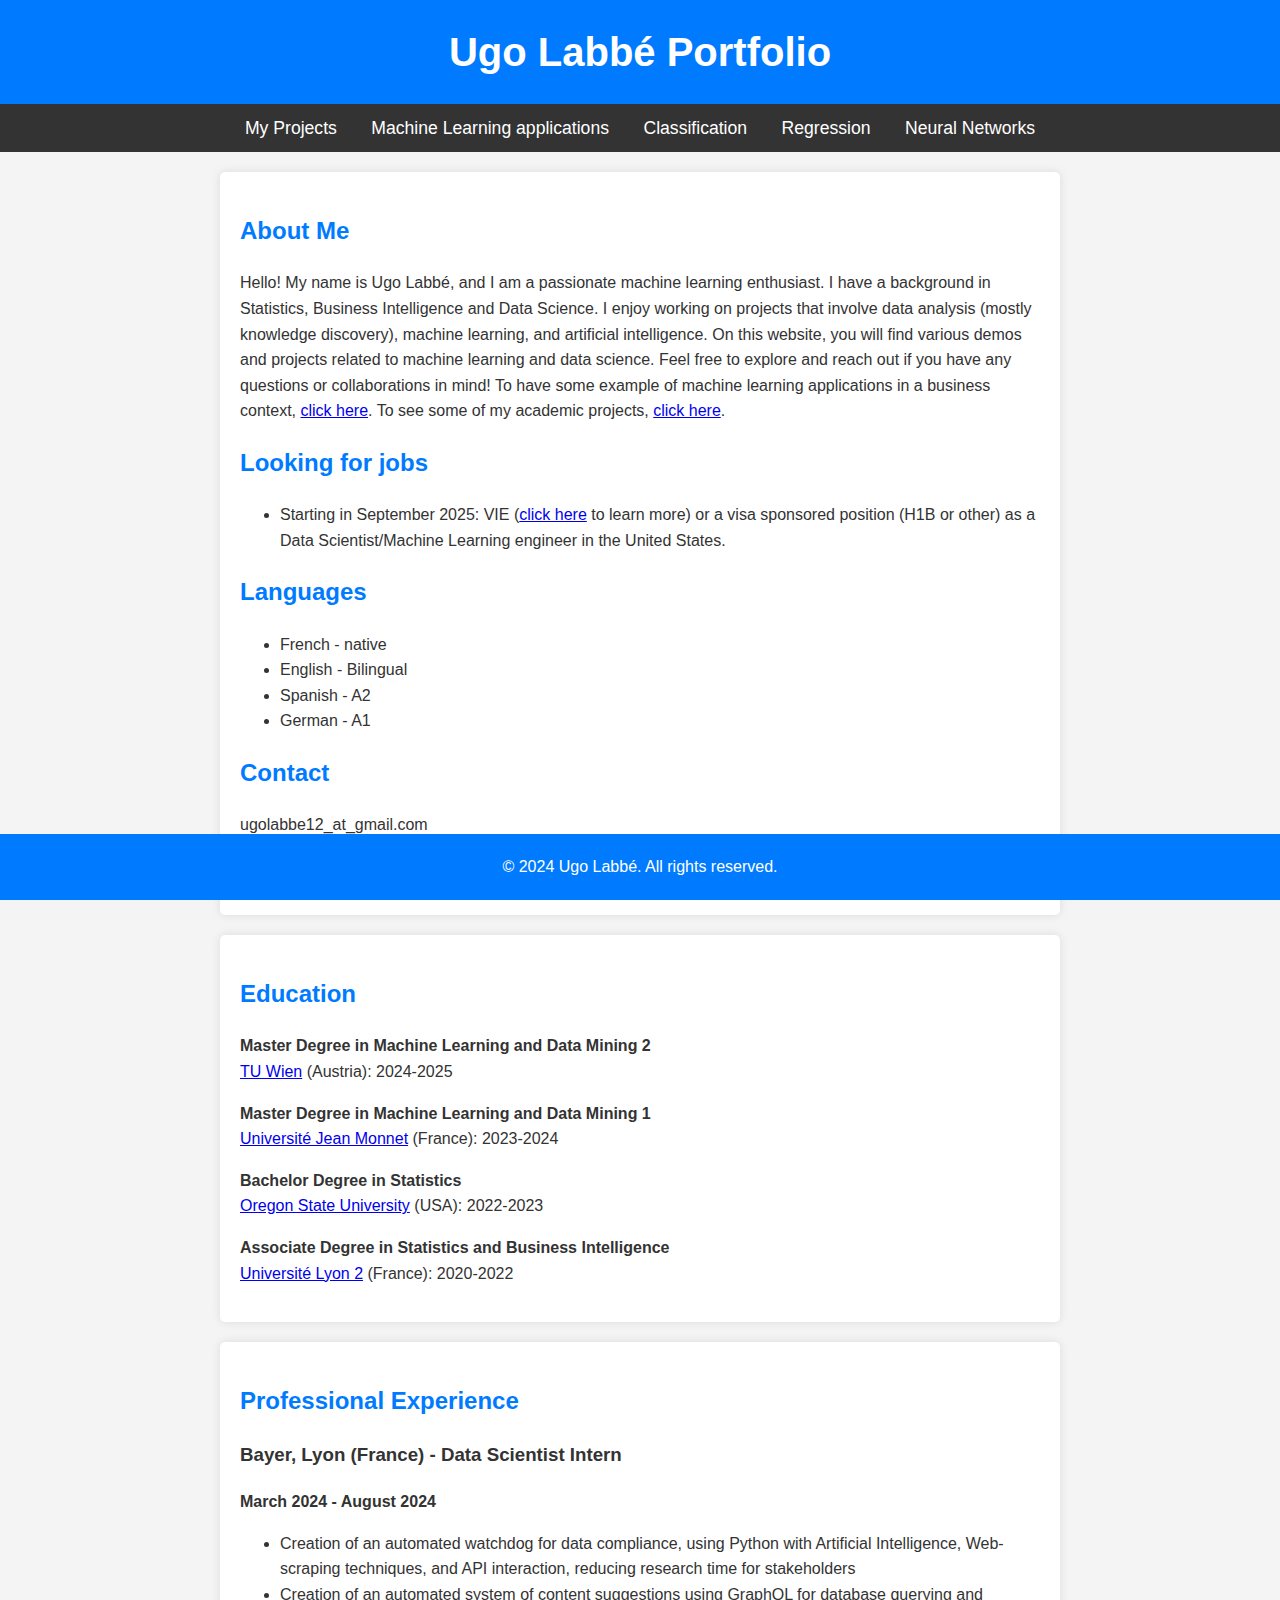
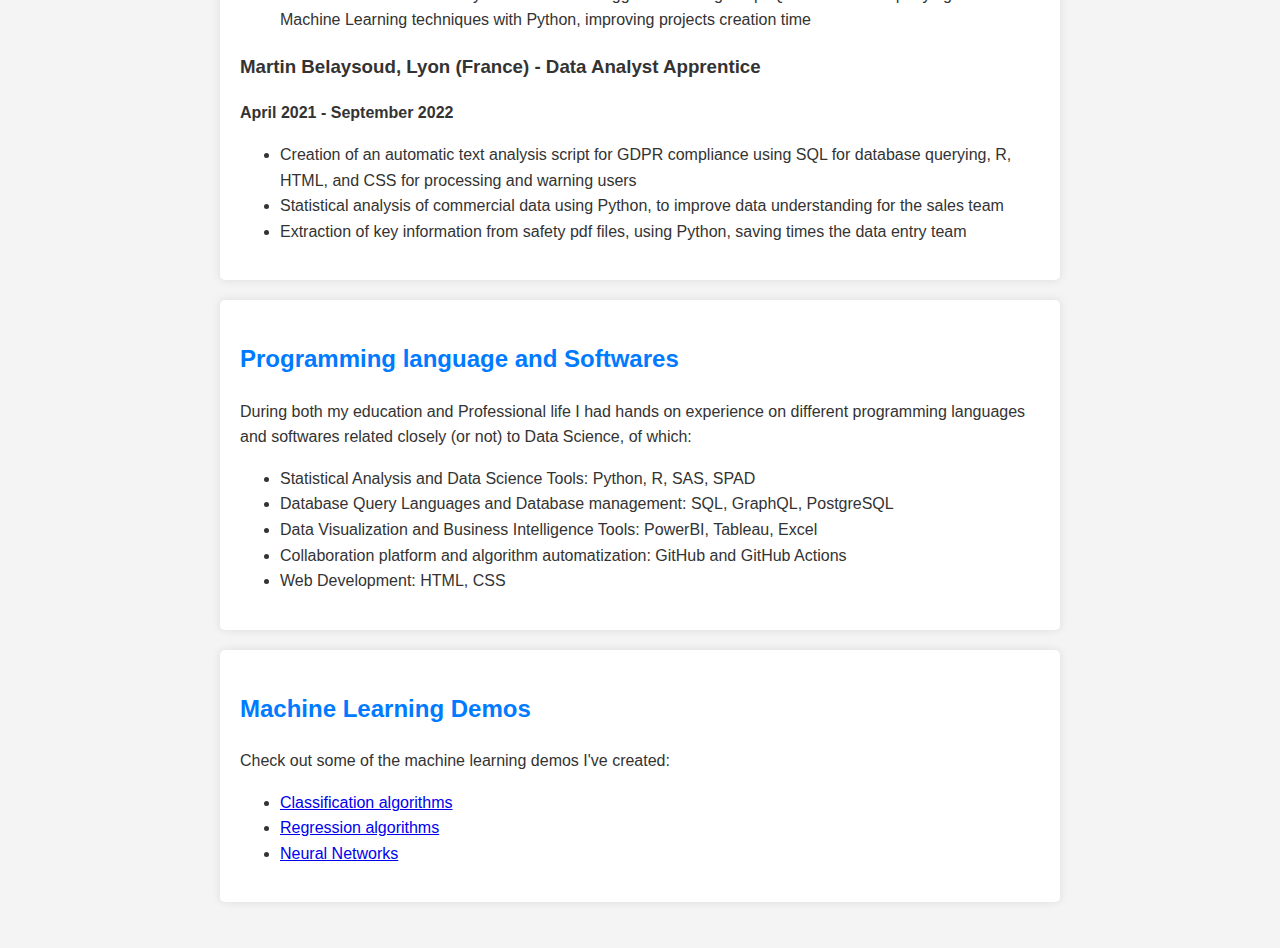
<file: index.html>
<!DOCTYPE html>
<html lang="en">
<head>
    <meta charset="UTF-8">
    <meta name="viewport" content="width=device-width, initial-scale=1.0">
    <title>Ugo Labbé Portfolio</title>
    <style>
        body {
            font-family: 'Arial', sans-serif;
            line-height: 1.6;
            margin: 0;
            padding: 0;
            background-color: #f4f4f4;
            color: #333;
        }
        header {
            background: #007BFF;
            color: #fff;
            padding: 20px 0;
            text-align: center;
        }
        header h1 {
            margin: 0;
            font-size: 2.5em;
        }
        nav {
            background: #333;
            color: #fff;
            padding: 10px 0;
            text-align: center;
        }
        nav a {
            color: #fff;
            margin: 0 15px;
            text-decoration: none;
            font-size: 1.1em;
        }
        nav a:hover {
            text-decoration: underline;
        }
        section {
            max-width: 800px;
            margin: 20px auto;
            padding: 20px;
            background: #fff;
            border-radius: 5px;
            box-shadow: 0 0 10px rgba(0,0,0,0.1);
        }
        h2 {
            color: #007BFF;
        }
        footer {
            text-align: center;
            padding: 20px 0;
            background: #007BFF;
            color: #fff;
            position: fixed;
            width: 100%;
            bottom: 0;
        }
    </style>
</head>
<body>

<header>
    <h1>Ugo Labbé Portfolio</h1>
</header>

<nav>
    <a href="projects.html">My Projects</a>
    <a href="machine_learning_applications.html">Machine Learning applications</a>
    <a href="classification.html">Classification</a>
    <a href="regression.html">Regression</a>
    <a href="neural_networks.html">Neural Networks</a>
    
</nav>

<section id="about">
    <h2>About Me</h2>
    <p>
        Hello! My name is Ugo Labbé, and I am a passionate machine learning enthusiast. I have a background in Statistics, Business Intelligence and Data Science. 
        I enjoy working on projects that involve data analysis (mostly knowledge discovery), machine learning, and artificial intelligence. On this website, you will find various demos and projects related to machine learning and data science. 
        Feel free to explore and reach out if you have any questions or collaborations in mind! To have some example of machine learning applications in a business context, <a href="machine_learning_applications.html">click here</a>. 
        To see some of my academic projects, <a href="projects.html">click here</a>. 
    </p>
    <h2>Looking for jobs</h2>
    <ul>
        <li>Starting in September 2025: VIE (<a href="https://mon-vie-via.businessfrance.fr/qu-est-ce-que-le-volontariat-international">click here</a> to learn more) or a visa sponsored position (H1B or other) as a Data Scientist/Machine Learning engineer in the United States.</li>
    </ul>
    <h2>Languages</h2>
    <ul>
        <li>French - native</li>
        <li>English - Bilingual</li>
        <li>Spanish - A2</li>
        <li>German - A1</li>
    </ul>
    <h2>Contact</h2>
    <p>
        ugolabbe12_at_gmail.com
    </p>
    <p>
        <a target="_blank" href="https://www.linkedin.com/in/ugo-labb%C3%A9-03aa341b8/">My LinkedIn</a>
    </p>
</section>
    
<section id="education">
    <h2>Education</h2>
    <p>
        <strong>Master Degree in Machine Learning and Data Mining 2</strong><br>
        <a target="_blank" href="https://www.tuwien.at/">TU Wien</a> (Austria): 2024-2025
    </p>
    <p>
        <strong>Master Degree in Machine Learning and Data Mining 1</strong><br>
        <a target="_blank" href="https://www.univ-st-etienne.fr/fr/index.html">Université Jean Monnet</a> (France): 2023-2024
    </p>
    <p>
        <strong>Bachelor Degree in Statistics</strong><br>
        <a target="_blank" href="https://oregonstate.edu/">Oregon State University</a> (USA): 2022-2023
    </p>
    <p>
        <strong>Associate Degree in Statistics and Business Intelligence</strong><br>
        <a target="_blank" href="https://iut.univ-lyon2.fr/">Université Lyon 2</a> (France): 2020-2022
    </p>
</section>
    
<section id="experience">
    <h2>Professional Experience</h2>
    <h3>Bayer, Lyon (France) - Data Scientist Intern</h3>
    <p><strong>March 2024 - August 2024</strong></p>
    <ul>
        <li>Creation of an automated watchdog for data compliance, using Python with Artificial Intelligence, Web-scraping techniques, and API interaction, reducing research time for stakeholders</li>
        <li>Creation of an automated system of content suggestions using GraphQL for database querying and Machine Learning techniques with Python, improving projects creation time</li>
    </ul>

    <h3>Martin Belaysoud, Lyon (France) - Data Analyst Apprentice</h3>
    <p><strong>April 2021 - September 2022</strong></p>
    <ul>
        <li>Creation of an automatic text analysis script for GDPR compliance using SQL for database querying, R, HTML, and CSS for processing and warning users</li>
        <li>Statistical analysis of commercial data using Python, to improve data understanding for the sales team</li>
        <li>Extraction of key information from safety pdf files, using Python, saving times the data entry team</li>
    </ul>
</section>
<section>
    <h2>Programming language and Softwares</h2>
    <p>During both my education and Professional life I had hands on experience on different programming languages and softwares related closely (or not) to Data Science, of which:</p>
    <ul>
        <li>Statistical Analysis and Data Science Tools: Python, R, SAS, SPAD</li>
        <li>Database Query Languages and Database management: SQL, GraphQL, PostgreSQL</li>
        <li>Data Visualization and Business Intelligence Tools: PowerBI, Tableau, Excel</li>
        <li>Collaboration platform and algorithm automatization: GitHub and GitHub Actions</li>
        <li>Web Development: HTML, CSS</li>
    </ul>
</section>

<section>
    <h2>Machine Learning Demos</h2>
    <p>Check out some of the machine learning demos I've created:</p>
    <ul>
        <li><a href="classification.html">Classification algorithms</a></li>
        <li><a href="regression.html">Regression algorithms</a></li>
        <li><a href="neural_networks.html">Neural Networks</a></li>
        <!-- Add more links here as you create new pages -->
    </ul>
</section>
<br>
<footer>
    &copy; 2024 Ugo Labbé. All rights reserved.
</footer>

</body>
</html>
</file>
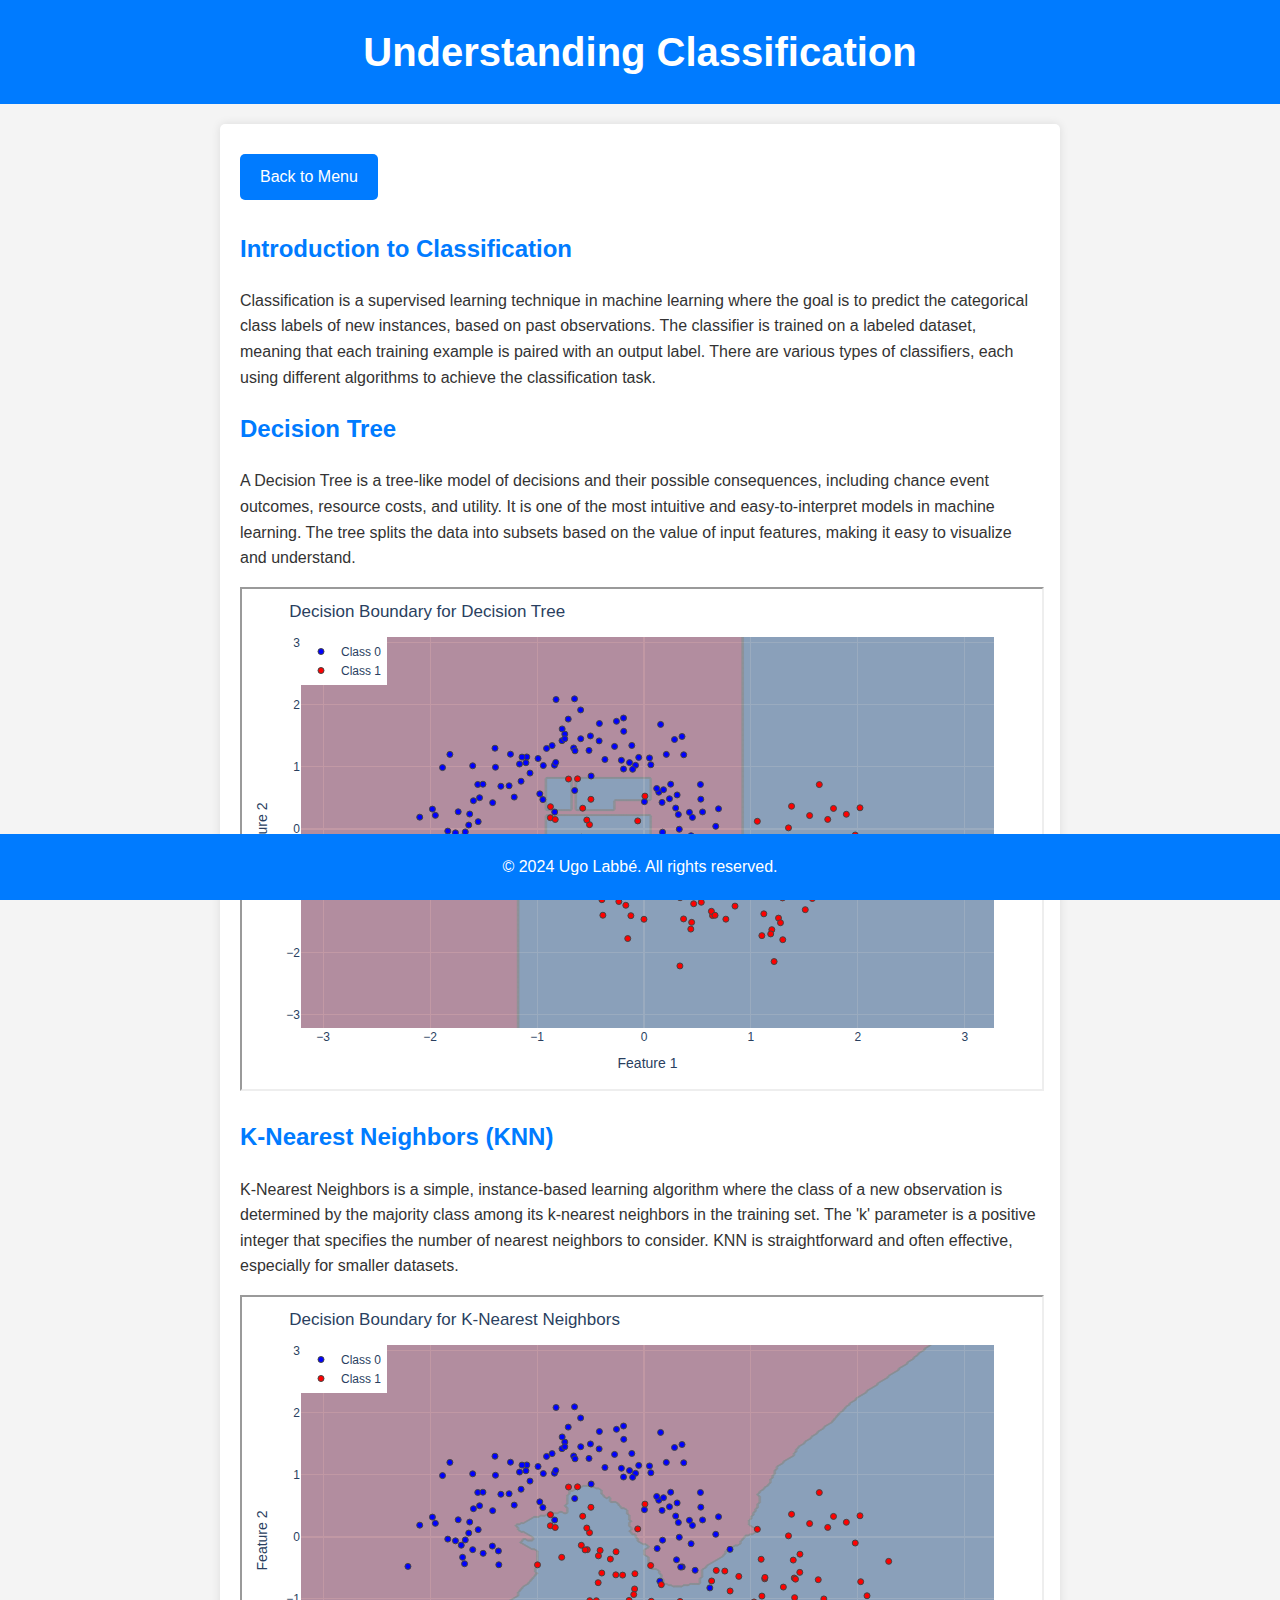
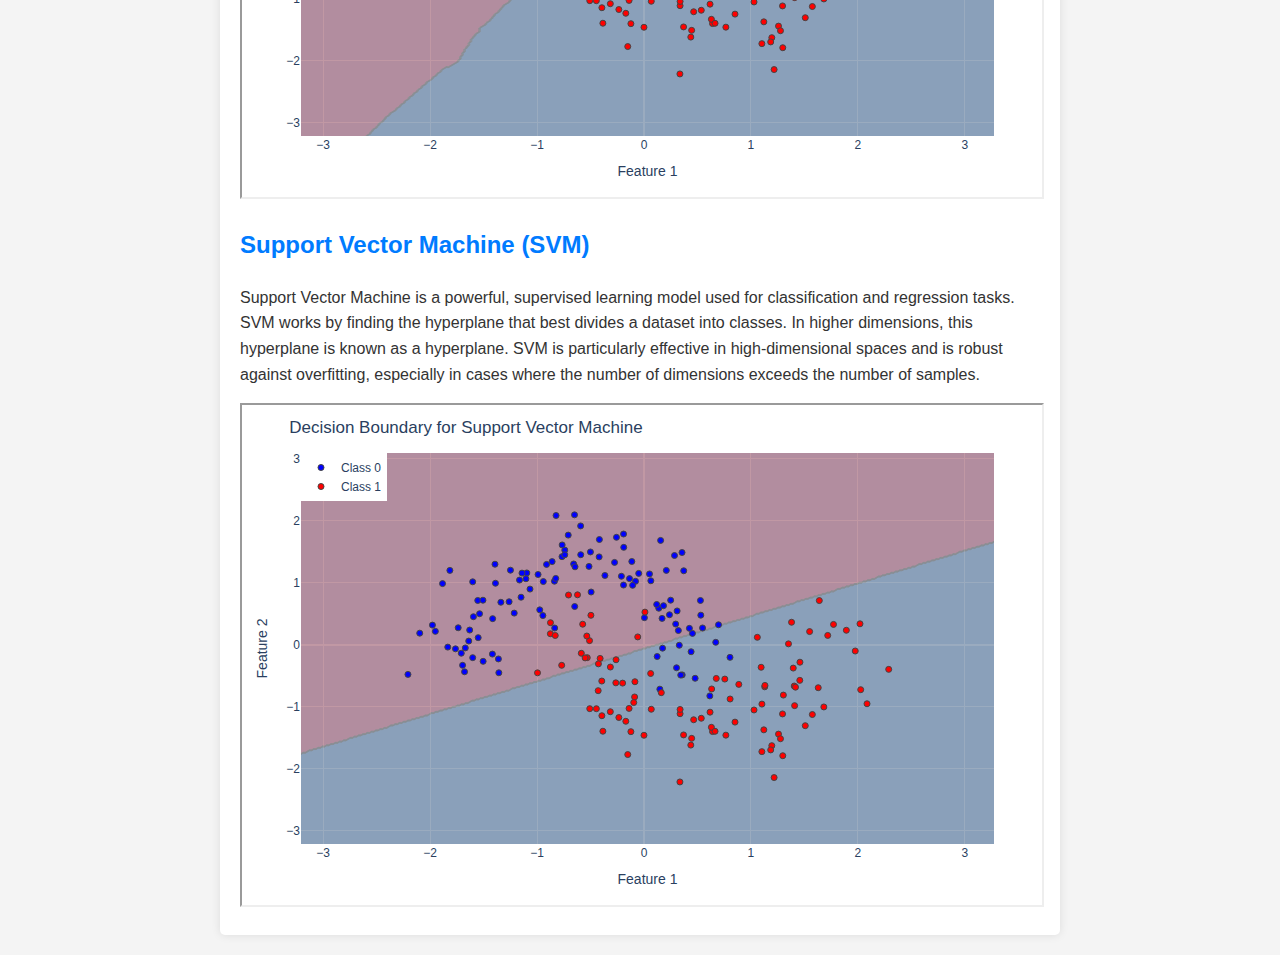
<file: classification.html>
<!DOCTYPE html>
<html lang="en">
<head>
    <meta charset="UTF-8">
    <meta name="viewport" content="width=device-width, initial-scale=1.0">
    <title>Understanding Classification</title>
    <style>
        body {
            font-family: 'Arial', sans-serif;
            line-height: 1.6;
            margin: 0;
            padding: 0;
            background-color: #f4f4f4;
            color: #333;
        }
        header {
            background: #007BFF;
            color: #fff;
            padding: 20px 0;
            text-align: center;
        }
        header h1 {
            margin: 0;
            font-size: 2.5em;
        }
        section {
            max-width: 800px;
            margin: 20px auto;
            padding: 20px;
            background: #fff;
            border-radius: 5px;
            box-shadow: 0 0 10px rgba(0,0,0,0.1);
        }
        h2 {
            color: #007BFF;
        }
        .button {
            display: inline-block;
            padding: 10px 20px;
            margin: 10px 0;
            background: #007BFF;
            color: #fff;
            text-decoration: none;
            border-radius: 5px;
            transition: background 0.3s ease;
        }
        .button:hover {
            background: #0056b3;
        }
        footer {
            text-align: center;
            padding: 20px 0;
            background: #007BFF;
            color: #fff;
            position: fixed;
            width: 100%;
            bottom: 0;
        }
    </style>
</head>
<body>

<header>
    <h1>Understanding Classification</h1>
</header>

<section>
    <a href="index.html" class="button">Back to Menu</a>

    <h2>Introduction to Classification</h2>
    <p>
        Classification is a supervised learning technique in machine learning where the goal is to predict the categorical class labels of new instances, based on past observations. The classifier is trained on a labeled dataset, meaning that each training example is paired with an output label. There are various types of classifiers, each using different algorithms to achieve the classification task.
    </p>

    <h2>Decision Tree</h2>
    <p>
        A Decision Tree is a tree-like model of decisions and their possible consequences, including chance event outcomes, resource costs, and utility. It is one of the most intuitive and easy-to-interpret models in machine learning. The tree splits the data into subsets based on the value of input features, making it easy to visualize and understand.
    </p>
    <iframe src="Decision_Tree.html" width="100%" height="500px"></iframe>

    <h2>K-Nearest Neighbors (KNN)</h2>
    <p>
        K-Nearest Neighbors is a simple, instance-based learning algorithm where the class of a new observation is determined by the majority class among its k-nearest neighbors in the training set. The 'k' parameter is a positive integer that specifies the number of nearest neighbors to consider. KNN is straightforward and often effective, especially for smaller datasets.
    </p>
    <iframe src="K-Nearest_Neighbors.html" width="100%" height="500px"></iframe>

    <h2>Support Vector Machine (SVM)</h2>
    <p>
        Support Vector Machine is a powerful, supervised learning model used for classification and regression tasks. SVM works by finding the hyperplane that best divides a dataset into classes. In higher dimensions, this hyperplane is known as a hyperplane. SVM is particularly effective in high-dimensional spaces and is robust against overfitting, especially in cases where the number of dimensions exceeds the number of samples.
    </p>
    <iframe src="Support_Vector_Machine.html" width="100%" height="500px"></iframe>
</section>

<footer>
    &copy; 2024 Ugo Labbé. All rights reserved.
</footer>

</body>
</html>
</file>
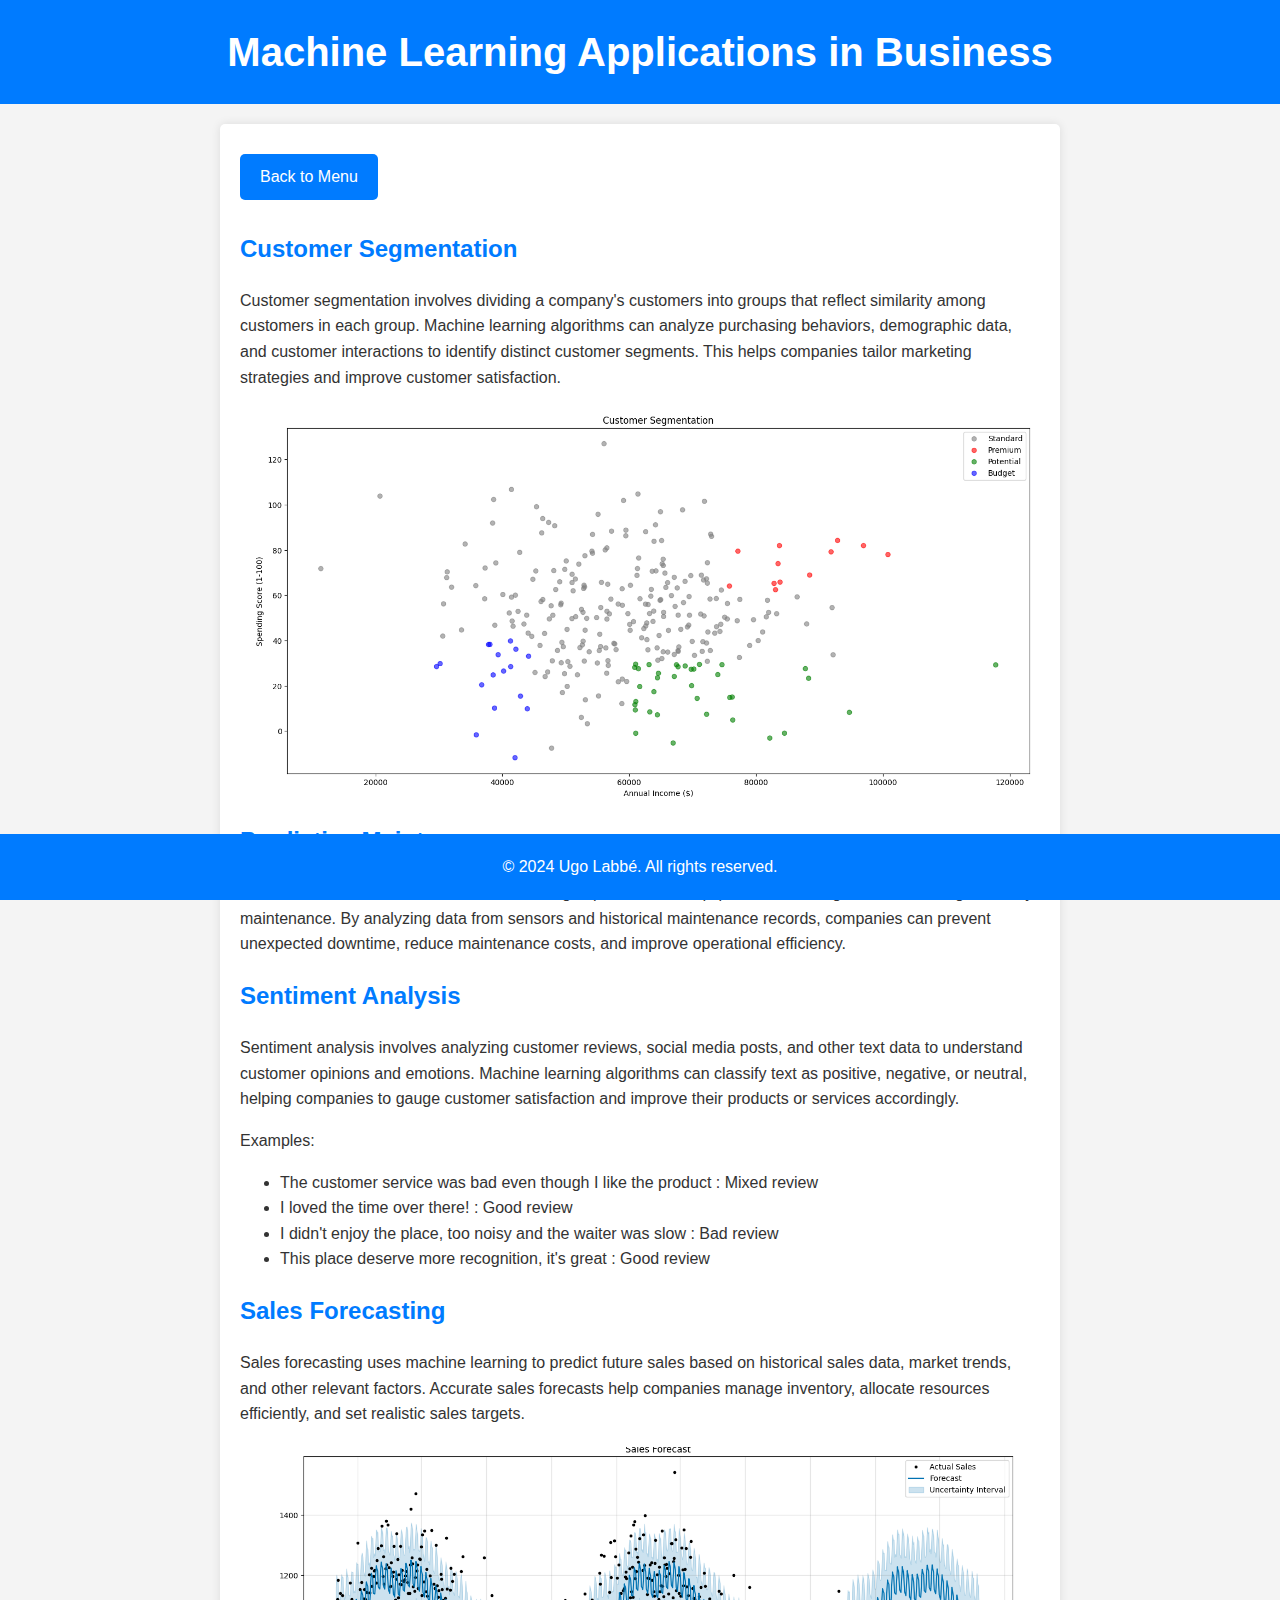
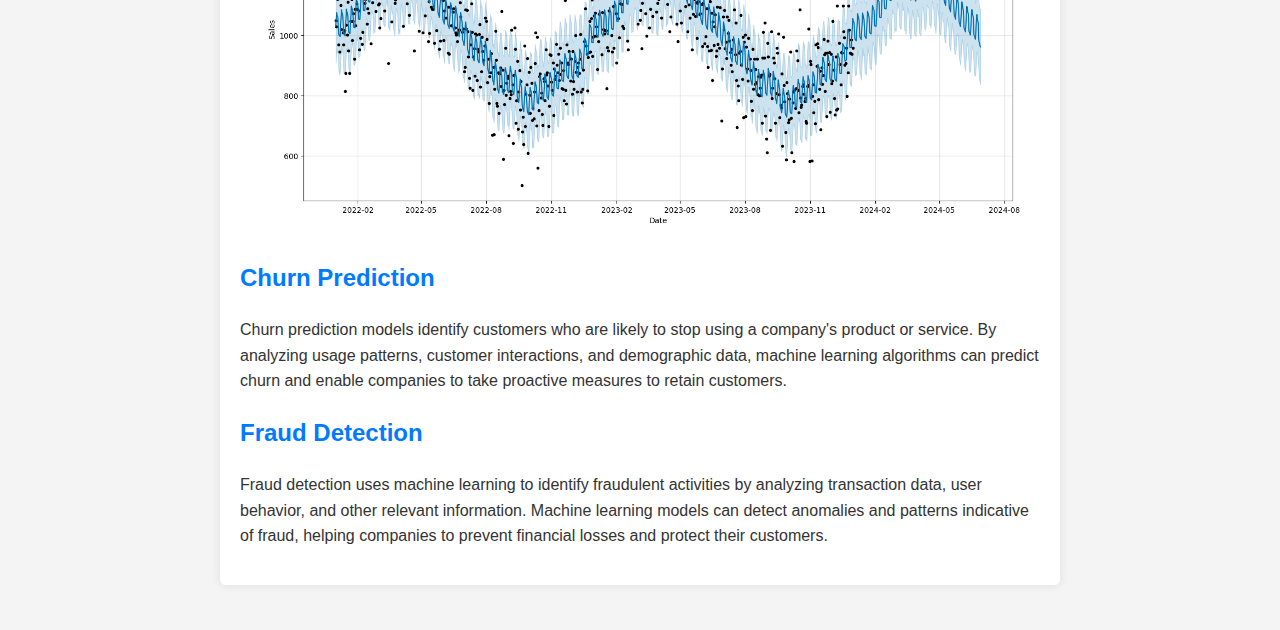
<file: machine_learning_applications.html>
<!DOCTYPE html>
<html lang="en">
<head>
    <meta charset="UTF-8">
    <meta name="viewport" content="width=device-width, initial-scale=1.0">
    <title>Machine Learning Applications in Business</title>
    <style>
        body {
            font-family: 'Arial', sans-serif;
            line-height: 1.6;
            margin: 0;
            padding: 0;
            background-color: #f4f4f4;
            color: #333;
        }
        header {
            background: #007BFF;
            color: #fff;
            padding: 20px 0;
            text-align: center;
        }
        header h1 {
            margin: 0;
            font-size: 2.5em;
        }
        section {
            max-width: 800px;
            margin: 20px auto;
            padding: 20px;
            background: #fff;
            border-radius: 5px;
            box-shadow: 0 0 10px rgba(0,0,0,0.1);
        }
        h2 {
            color: #007BFF;
        }
        .button {
            display: inline-block;
            padding: 10px 20px;
            margin: 10px 0;
            background: #007BFF;
            color: #fff;
            text-decoration: none;
            border-radius: 5px;
            transition: background 0.3s ease;
        }
        .button:hover {
            background: #0056b3;
        }
        footer {
            text-align: center;
            padding: 20px 0;
            background: #007BFF;
            color: #fff;
            position: fixed;
            width: 100%;
            bottom: 0;
        }
        img {
            max-width: 100%;
            height: auto;
            display: block;
            margin: 20px auto;
        }
    </style>
</head>
<body>

<header>
    <h1>Machine Learning Applications in Business</h1>
</header>

<section>
    <a href="index.html" class="button">Back to Menu</a>

    <h2>Customer Segmentation</h2>
    <p>
        Customer segmentation involves dividing a company's customers into groups that reflect similarity among customers in each group. Machine learning algorithms can analyze purchasing behaviors, demographic data, and customer interactions to identify distinct customer segments. This helps companies tailor marketing strategies and improve customer satisfaction.
    </p>
    <img src="assets/Custom_segm.png" alt="Customer Segmentation example">

    <h2>Predictive Maintenance</h2>
    <p>
        Predictive maintenance uses machine learning to predict when equipment failure might occur, allowing for timely maintenance. By analyzing data from sensors and historical maintenance records, companies can prevent unexpected downtime, reduce maintenance costs, and improve operational efficiency.
    </p>

    <h2>Sentiment Analysis</h2>
    <p>
        Sentiment analysis involves analyzing customer reviews, social media posts, and other text data to understand customer opinions and emotions. Machine learning algorithms can classify text as positive, negative, or neutral, helping companies to gauge customer satisfaction and improve their products or services accordingly.
    </p>
    <p>Examples:</p>
    <ul>
        <li>The customer service was bad even though I like the product : Mixed review</li>
        <li>I loved the time over there! : Good review</li>
        <li>I didn't enjoy the place, too noisy and the waiter was slow : Bad review</li>
        <li>This place deserve more recognition, it's great : Good review</li>
      </ul>
    <h2>Sales Forecasting</h2>
    <p>
        Sales forecasting uses machine learning to predict future sales based on historical sales data, market trends, and other relevant factors. Accurate sales forecasts help companies manage inventory, allocate resources efficiently, and set realistic sales targets.
    </p>
    <img src="assets/Sales_forcast.png" alt="Sales forecast example">

    <h2>Churn Prediction</h2>
    <p>
        Churn prediction models identify customers who are likely to stop using a company's product or service. By analyzing usage patterns, customer interactions, and demographic data, machine learning algorithms can predict churn and enable companies to take proactive measures to retain customers.
    </p>

    <h2>Fraud Detection</h2>
    <p>
        Fraud detection uses machine learning to identify fraudulent activities by analyzing transaction data, user behavior, and other relevant information. Machine learning models can detect anomalies and patterns indicative of fraud, helping companies to prevent financial losses and protect their customers.
    </p>
</section>
<br>
<footer>
    &copy; 2024 Ugo Labbé. All rights reserved.
</footer>

</body>
</html>
</file>
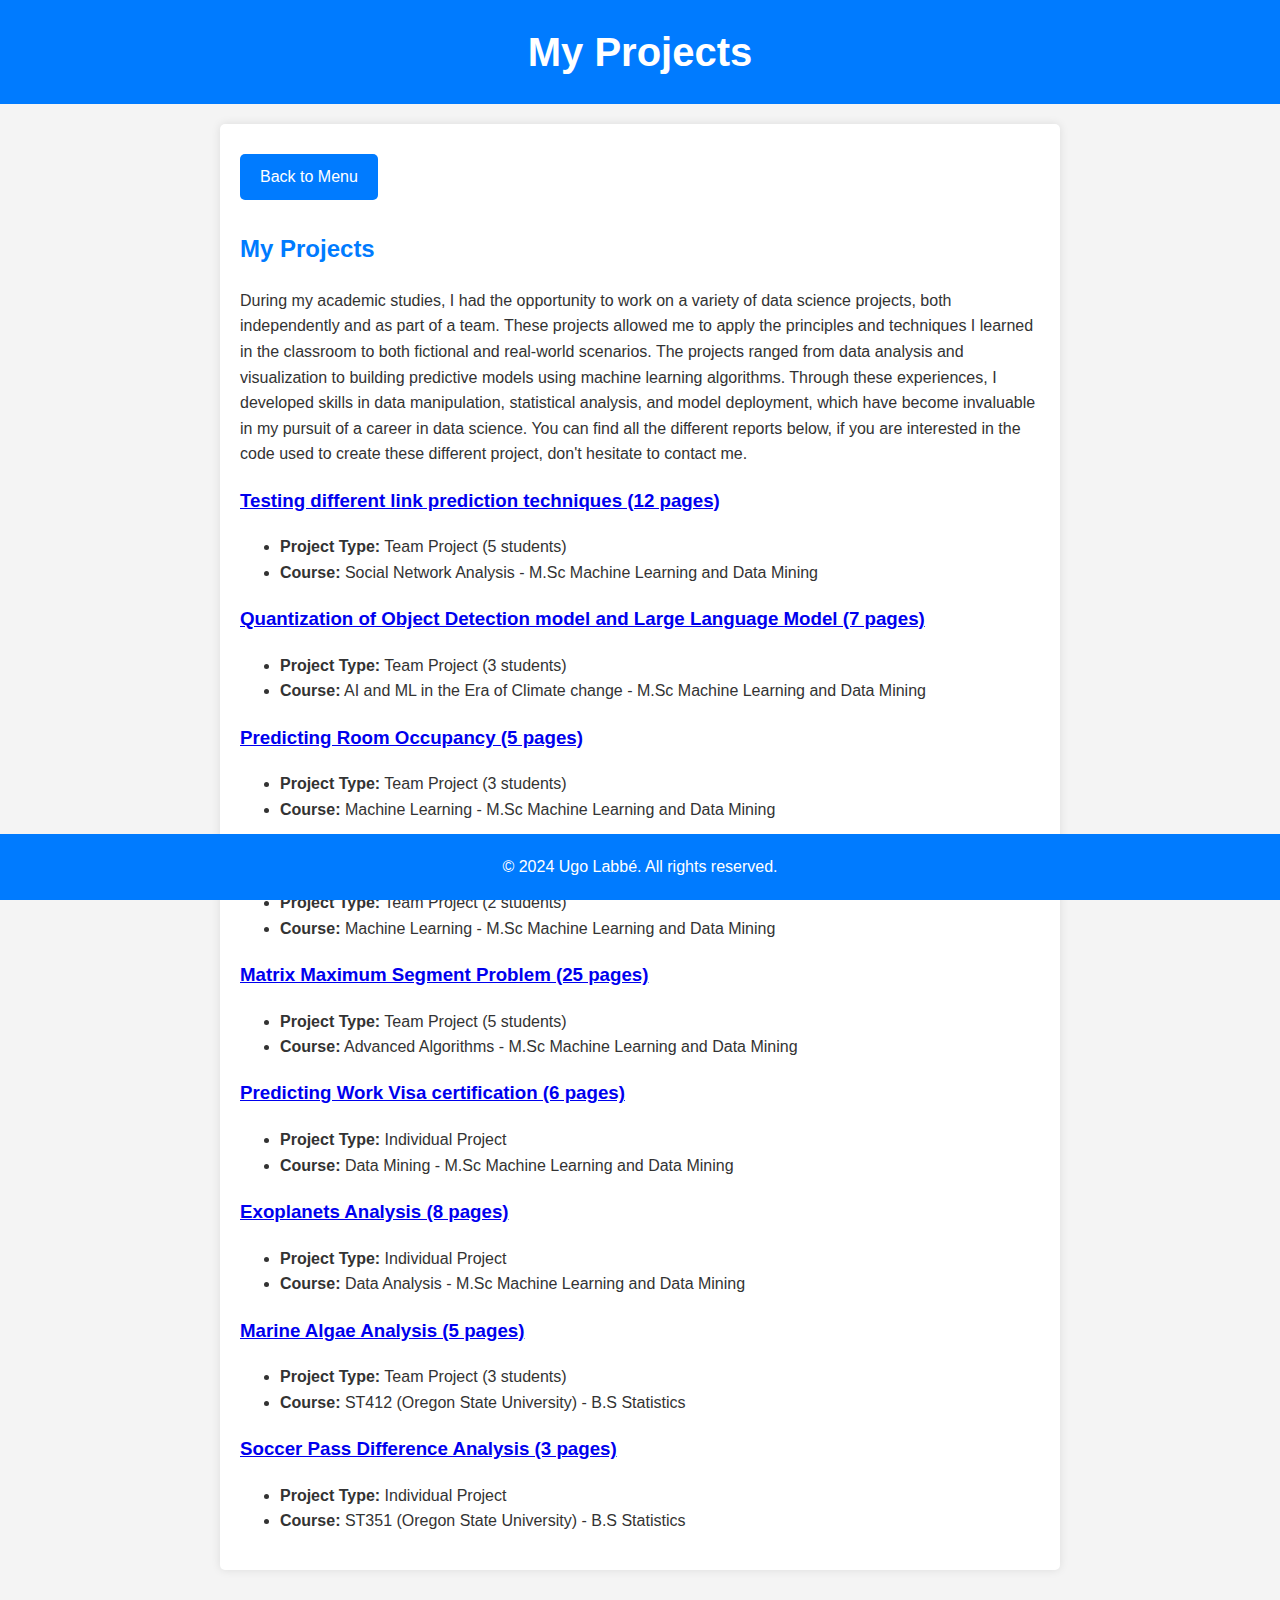
<file: projects.html>
<!DOCTYPE html>
<html lang="en">
<head>
    <meta charset="UTF-8">
    <meta name="viewport" content="width=device-width, initial-scale=1.0">
    <title>My Projects</title>
    <style>
        body {
            font-family: 'Arial', sans-serif;
            line-height: 1.6;
            margin: 0;
            padding: 0;
            background-color: #f4f4f4;
            color: #333;
        }
        header {
            background: #007BFF;
            color: #fff;
            padding: 20px 0;
            text-align: center;
        }
        header h1 {
            margin: 0;
            font-size: 2.5em;
        }
        section {
            max-width: 800px;
            margin: 20px auto;
            padding: 20px;
            background: #fff;
            border-radius: 5px;
            box-shadow: 0 0 10px rgba(0,0,0,0.1);
        }
        h2 {
            color: #007BFF;
        }
        .button {
            display: inline-block;
            padding: 10px 20px;
            margin: 10px 0;
            background: #007BFF;
            color: #fff;
            text-decoration: none;
            border-radius: 5px;
            transition: background 0.3s ease;
        }
        .button:hover {
            background: #0056b3;
        }
        footer {
            text-align: center;
            padding: 20px 0;
            background: #007BFF;
            color: #fff;
            position: fixed;
            width: 100%;
            bottom: 0;
        }
        img {
            max-width: 100%;
            height: auto;
            display: block;
            margin: 0 auto 20px;
        }
    </style>
</head>
<body>

<header>
    <h1>My Projects</h1>
</header>

<section>
    <a href="index.html" class="button">Back to Menu</a>

    <h2>My Projects</h2>
    <p>
        During my academic studies, I had the opportunity to work on a variety of data science projects, both independently and as part of a team. These projects allowed me to apply the principles and techniques I learned in the classroom to both fictional and real-world scenarios. The projects ranged from data analysis and visualization to building predictive models using machine learning algorithms. Through these experiences, I developed skills in data manipulation, statistical analysis, and model deployment, which have become invaluable in my pursuit of a career in data science. You can find all the different reports below, if you are interested in the code used to create these different project, don't hesitate to contact me.
    </p>

    <h3><a target="_blank" href="Projects/SNA_LinkPred2___Report.pdf">Testing different link prediction techniques (12 pages)</a></h3>
    <ul>
        <li><strong>Project Type:</strong> Team Project (5 students)</li>
        <li><strong>Course:</strong> Social Network Analysis - M.Sc Machine Learning and Data Mining</li>
    </ul>

    <h3><a target="_blank" href="Projects/AI_ML_Climate_Change___A1.pdf">Quantization of Object Detection model and Large Language Model (7 pages)</a></h3>
    <ul>
        <li><strong>Project Type:</strong> Team Project (3 students)</li>
        <li><strong>Course:</strong> AI and ML in the Era of Climate change - M.Sc Machine Learning and Data Mining</li>
    </ul>

    <h3><a target="_blank" href="Projects/Room occupancy project (Machine Learning).pdf">Predicting Room Occupancy (5 pages)</a></h3>
    <ul>
        <li><strong>Project Type:</strong> Team Project (3 students)</li>
        <li><strong>Course:</strong> Machine Learning - M.Sc Machine Learning and Data Mining</li>
    </ul>
   
    <h3><a target="_blank" href="Projects/Waveform project (Machine Learning).pdf">Classifiying Waveforms (3 pages)</a></h3>
    <ul>
        <li><strong>Project Type:</strong> Team Project (2 students)</li>
        <li><strong>Course:</strong> Machine Learning - M.Sc Machine Learning and Data Mining</li>
    </ul>
    
    <h3><a target="_blank" href="Projects/Matrix Maximum Segment project (Advanced algorithm).pdf">Matrix Maximum Segment Problem (25 pages)</a></h3>
    <ul>
        <li><strong>Project Type:</strong> Team Project (5 students)</li>
        <li><strong>Course:</strong> Advanced Algorithms - M.Sc Machine Learning and Data Mining</li>
    </ul>

    <h3><a target="_blank" href="Projects/US Work visa project (Data Mining).pdf">Predicting Work Visa certification (6 pages)</a></h3>
    <ul>
        <li><strong>Project Type:</strong> Individual Project</li>
        <li><strong>Course:</strong> Data Mining - M.Sc Machine Learning and Data Mining</li>
    </ul>

    <h3><a target="_blank" href="Projects/Exoplanet project (Data Analysis).pdf">Exoplanets Analysis (8 pages)</a></h3>
    <ul>
        <li><strong>Project Type:</strong> Individual Project</li>
        <li><strong>Course:</strong> Data Analysis - M.Sc Machine Learning and Data Mining</li>
    </ul>

    <h3><a target="_blank" href="Projects/Marine Algae project (ST 412).pdf">Marine Algae Analysis (5 pages)</a></h3>
    <ul>
        <li><strong>Project Type:</strong> Team Project (3 students)</li>
        <li><strong>Course:</strong> ST412 (Oregon State University) - B.S Statistics</li>
    </ul>

    <h3><a target="_blank" href="Projects/Ligue1 Bundesliga pass difference project (ST351).pdf">Soccer Pass Difference Analysis (3 pages)</a></h3>
    <ul>
        <li><strong>Project Type:</strong> Individual Project</li>
        <li><strong>Course:</strong> ST351 (Oregon State University) - B.S Statistics</li>
    </ul>
</section>
<br>
<footer>
    &copy; 2024 Ugo Labbé. All rights reserved.
</footer>

</body>
</html>
</file>
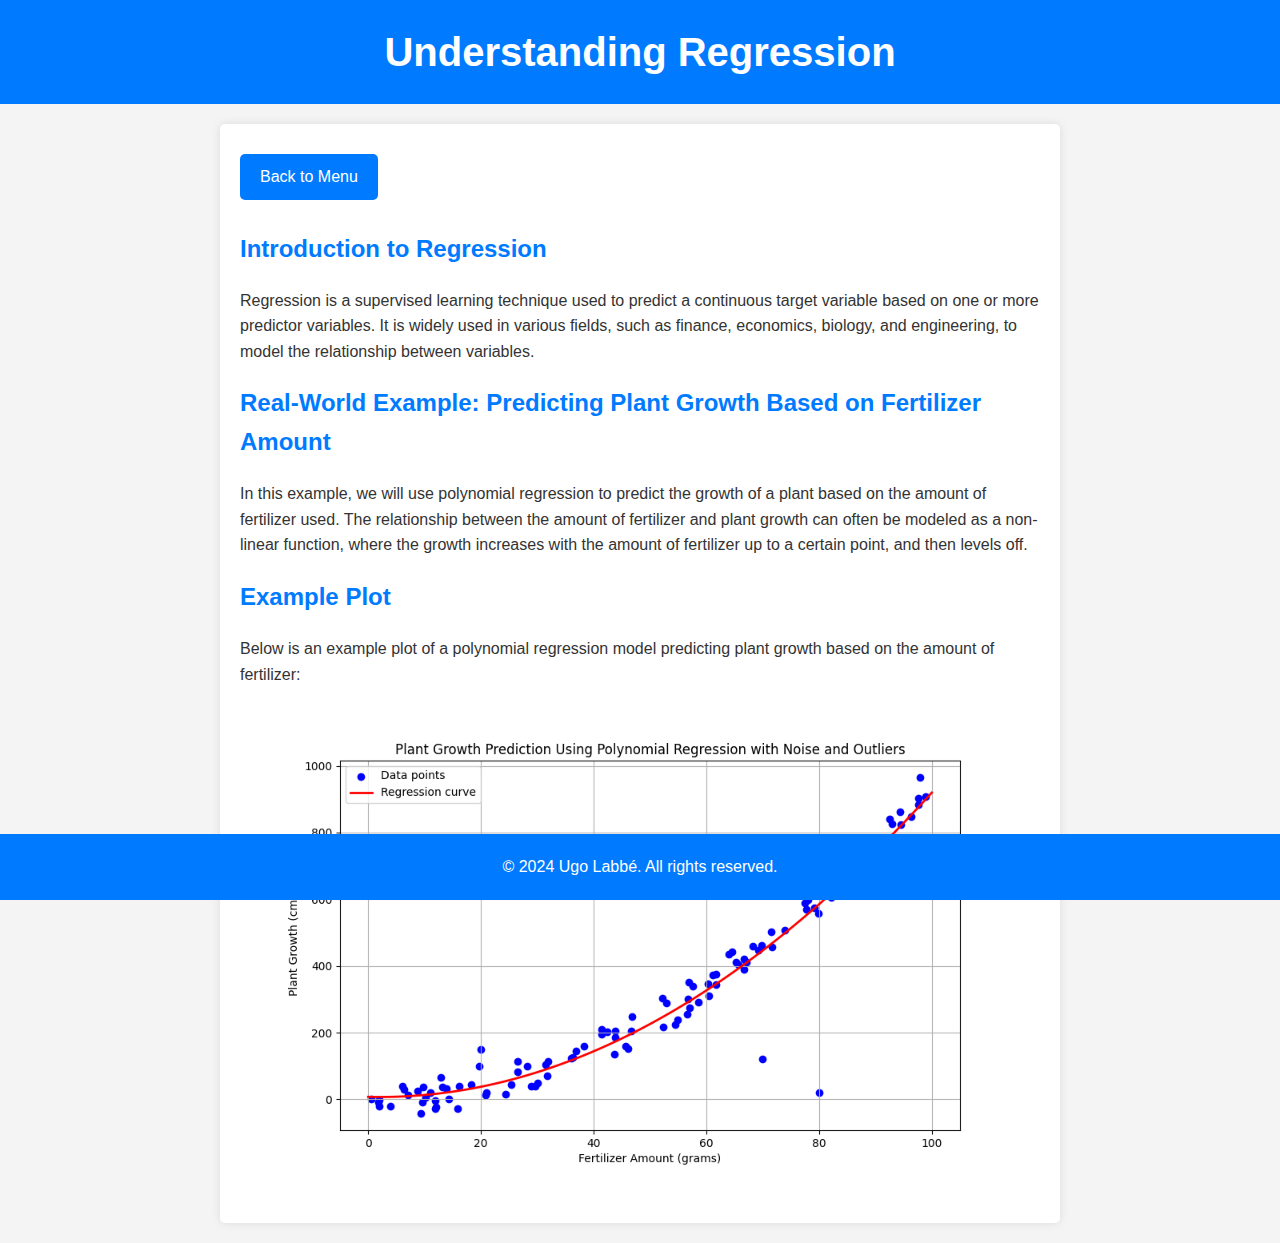
<file: regression.html>
<!DOCTYPE html>
<html lang="en">
<head>
    <meta charset="UTF-8">
    <meta name="viewport" content="width=device-width, initial-scale=1.0">
    <title>Regression</title>
    <style>
        body {
            font-family: 'Arial', sans-serif;
            line-height: 1.6;
            margin: 0;
            padding: 0;
            background-color: #f4f4f4;
            color: #333;
        }
        header {
            background: #007BFF;
            color: #fff;
            padding: 20px 0;
            text-align: center;
        }
        header h1 {
            margin: 0;
            font-size: 2.5em;
        }
        section {
            max-width: 800px;
            margin: 20px auto;
            padding: 20px;
            background: #fff;
            border-radius: 5px;
            box-shadow: 0 0 10px rgba(0,0,0,0.1);
        }
        h2 {
            color: #007BFF;
        }
        .button {
            display: inline-block;
            padding: 10px 20px;
            margin: 10px 0;
            background: #007BFF;
            color: #fff;
            text-decoration: none;
            border-radius: 5px;
            transition: background 0.3s ease;
        }
        .button:hover {
            background: #0056b3;
        }
        footer {
            text-align: center;
            padding: 20px 0;
            background: #007BFF;
            color: #fff;
            position: fixed;
            width: 100%;
            bottom: 0;
        }
        img {
            max-width: 100%;
            height: auto;
            display: block;
            margin: 0 auto 20px;
        }
    </style>
</head>
<body>

<header>
    <h1>Understanding Regression</h1>
</header>

<section>
    <a href="index.html" class="button">Back to Menu</a>

    <h2>Introduction to Regression</h2>
    <p>
        Regression is a supervised learning technique used to predict a continuous target variable based on one or more predictor variables. It is widely used in various fields, such as finance, economics, biology, and engineering, to model the relationship between variables.
    </p>

    <h2>Real-World Example: Predicting Plant Growth Based on Fertilizer Amount</h2>
    <p>
        In this example, we will use polynomial regression to predict the growth of a plant based on the amount of fertilizer used. The relationship between the amount of fertilizer and plant growth can often be modeled as a non-linear function, where the growth increases with the amount of fertilizer up to a certain point, and then levels off.
    </p>

    <h2>Example Plot</h2>
    <p>
        Below is an example plot of a polynomial regression model predicting plant growth based on the amount of fertilizer:
    </p>
    <img src="assets/fertilizer_plant_growth_regression.png" alt="Fertilizer and Plant Growth Regression Plot">
</section>

<footer>
    &copy; 2024 Ugo Labbé. All rights reserved.
</footer>

</body>
</html>
</file>
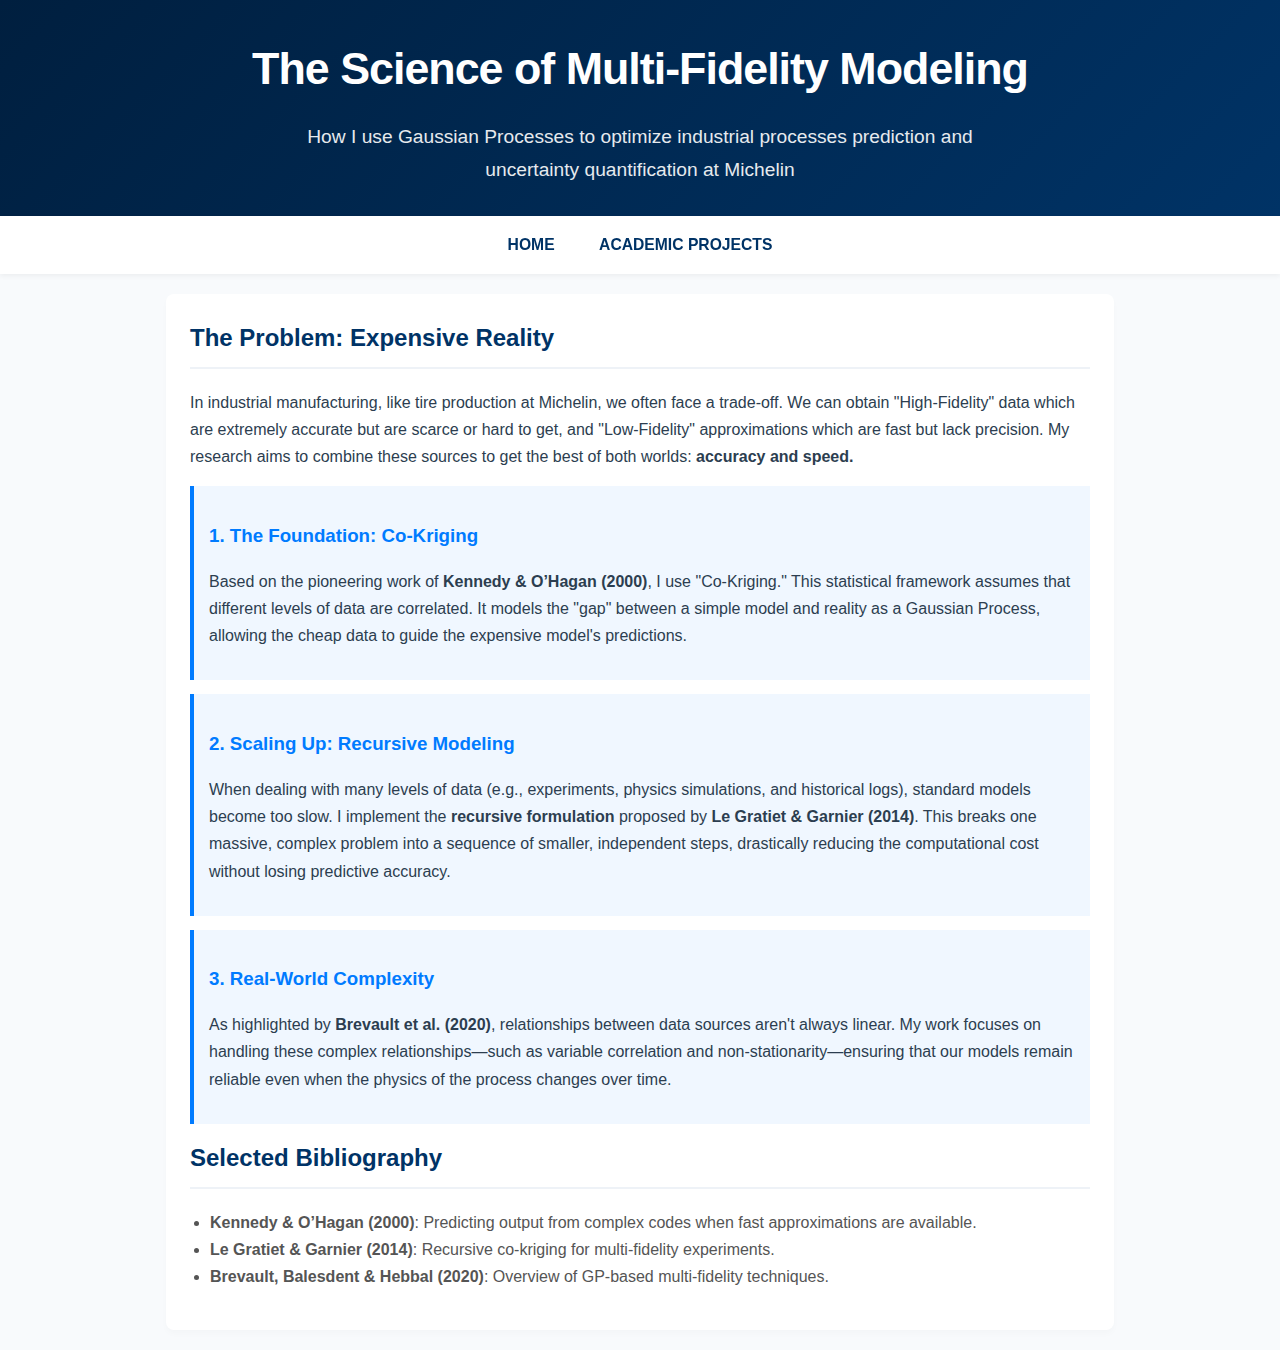
<file: research.html>
<!DOCTYPE html>
<html lang="en">
<head>
    <meta charset="UTF-8">
    <meta name="viewport" content="width=device-width, initial-scale=1.0">
    <title>Research | Ugo Labbé</title>
    <link rel="stylesheet" href="assets/styles.css">
</head>
<body>

<header>
    <h1>The Science of Multi-Fidelity Modeling</h1>
    <p>How I use Gaussian Processes to optimize industrial processes prediction and uncertainty quantification at Michelin</p>
</header>

<nav>
    <a href="index.html">Home</a>
    <a href="projects.html">Academic projects</a>
</nav>

<section>
    <h2>The Problem: Expensive Reality</h2>
    <p>
        In industrial manufacturing, like tire production at Michelin, we often face a trade-off. We can obtain "High-Fidelity" data which are extremely accurate but are scarce or hard to get, and "Low-Fidelity" approximations which are fast but lack precision. 
        My research aims to combine these sources to get the best of both worlds: <strong>accuracy and speed.</strong>
    </p>

    <div class="concept-card">
        <h3>1. The Foundation: Co-Kriging</h3>
        <p>
            Based on the pioneering work of <strong>Kennedy & O’Hagan (2000)</strong>, I use "Co-Kriging." This statistical framework assumes that different levels of data are correlated. 
            It models the "gap" between a simple model and reality as a Gaussian Process, allowing the cheap data to guide the expensive model's predictions.
        </p>
    </div>

    <div class="concept-card">
        <h3>2. Scaling Up: Recursive Modeling</h3>
        <p>
            When dealing with many levels of data (e.g., experiments, physics simulations, and historical logs), standard models become too slow. 
            I implement the <strong>recursive formulation</strong> proposed by <strong>Le Gratiet & Garnier (2014)</strong>. 
            This breaks one massive, complex problem into a sequence of smaller, independent steps, drastically reducing the computational cost without losing predictive accuracy.
        </p>
    </div>

    <div class="concept-card">
        <h3>3. Real-World Complexity</h3>
        <p>
            As highlighted by <strong>Brevault et al. (2020)</strong>, relationships between data sources aren't always linear. 
            My work focuses on handling these complex relationships—such as variable correlation and non-stationarity—ensuring that our models remain reliable even when the physics of the process changes over time.
        </p>
    </div>

    <h2>Selected Bibliography</h2>
    <ul class="ref-list">
        <li><strong>Kennedy & O’Hagan (2000)</strong>: Predicting output from complex codes when fast approximations are available.</li>
        <li><strong>Le Gratiet & Garnier (2014)</strong>: Recursive co-kriging for multi-fidelity experiments.</li>
        <li><strong>Brevault, Balesdent & Hebbal (2020)</strong>: Overview of GP-based multi-fidelity techniques.</li>
    </ul>
</section>

</body>
</html>
</file>
<file: assets/styles.css>
:root {
    --primary-color: #003366; /* Academic Blue */
    --secondary-color: #eef2f7;
    --accent-color: #007BFF;
    --text-main: #2c3e50;
    --text-light: #546e7a;
    --bg-light: #f8fafc;
}

/* Typography & sizing */
html { font-size: 16px; }
body {
    font-size: 1rem;
    font-family: 'Segoe UI', Tahoma, Geneva, Verdana, sans-serif;
    line-height: 1.7;
    margin: 0;
    padding: 0;
    background-color: var(--bg-light);
    color: var(--text-main);
}

/* Header */
header {
    background: linear-gradient(135deg, #001f3f 0%, var(--primary-color) 100%);
    color: #fff;
    padding: 30px 20px;
    text-align: center;
}

header h1 {
    margin: 0;
    font-size: 2.8em;
    letter-spacing: -1px;
}

header p {
    font-size: 1.2em;
    opacity: 0.9;
    max-width: 700px;
    margin: 15px auto 0;
}

/* Header layout + contact buttons */
.header-top {
    display:flex;
    align-items:center;
    justify-content:center;
    gap:20px;
    flex-wrap:wrap;
}
.profile-link {
    display:inline-block;
    border-radius:50%;
    overflow:hidden;
    padding:2px;
    background: linear-gradient(135deg, rgba(255,255,255,0.04), rgba(255,255,255,0.02));
    transition: transform 160ms ease, box-shadow 160ms ease;
}
.profile-link:hover,
.profile-link:focus-visible {
    transform: translateY(-4px) scale(1.03);
    box-shadow: 0 12px 30px rgba(0,0,0,0.18);
    outline: none;
}
/* Stronger rules to enforce layout on GitHub Pages */
.header-top { display:flex !important; align-items:center !important; justify-content:center !important; gap:20px !important; flex-wrap:wrap !important; }
.header-top .profile-link { display:inline-block !important; }
.header-top .profile-pic, .profile-pic {
    width:80px !important;
    height:80px !important;
    display:block !important;
    border-radius:50% !important;
    object-fit:cover !important;
    border: 2px solid rgba(255,255,255,0.18) !important;
    box-shadow: 0 2px 6px rgba(0,0,0,0.12) !important;
    background-color: #fff !important;
    max-width:80px !important;
}
.contact-text { display:none !important; }
.header-title h1 { margin:0; }
.header-position { margin:6px 0 0; font-size:0.98rem; color: rgba(255,255,255,0.95); }
.header-contact { display:flex; align-items:center; gap:10px; }
.contact-button {
    display:inline-flex;
    align-items:center;
    gap:8px;
    padding:8px 10px;
    border-radius:8px;
    text-decoration:none;
    color:#fff;
    font-weight:600;
    transition: transform 120ms ease, box-shadow 120ms ease;
    box-shadow: 0 2px 0 rgba(0,0,0,0.08);
}
.contact-button .contact-icon { width:20px; height:20px; }
.contact-button.email { background:#003366; }
.contact-button.email:hover, .contact-button.email:focus { transform: translateY(-2px); box-shadow: 0 6px 16px rgba(0,0,0,0.18); }
.contact-button.linkedin { background:#0077B5; }
.contact-button.linkedin:hover, .contact-button.linkedin:focus { transform: translateY(-2px); box-shadow: 0 6px 16px rgba(0,0,0,0.18); }

.header-cta { color: rgba(255,255,255,0.95); font-size: 0.95rem; margin-top:8px; }

/* Accessibility helper */
.sr-only { position:absolute; width:1px; height:1px; padding:0; margin:-1px; overflow:hidden; clip:rect(0,0,0,0); border:0; }

@media (max-width:600px) {
    .profile-pic { width:64px; height:64px; }
    .contact-text { display:none; }
}

/* Navigation */
nav {
    background: #fff;
    padding: 15px 0;
    text-align: center;
    position: sticky;
    top: 0;
    z-index: 1000;
    box-shadow: 0 2px 5px rgba(0,0,0,0.05);
}

nav a {
    color: var(--primary-color);
    margin: 0 20px;
    text-decoration: none;
    font-weight: 600;
    font-size: 0.98rem;
    text-transform: uppercase;
}

nav a:hover { color: var(--accent-color); }

/* Page containers */
section {
    max-width: 900px;
    margin: 20px auto;
    padding: 24px;
    background: #fff;
    border-radius: 8px;
    box-shadow: 0 4px 6px rgba(0,0,0,0.02);
}

.highlight-box {
    background-color: var(--secondary-color);
    border-left: 5px solid var(--primary-color);
    padding: 18px;
    margin: 12px 0;
}

h2 {
    color: var(--primary-color);
    border-bottom: 2px solid var(--secondary-color);
    padding-bottom: 8px;
    margin-top: 0;
}

h3 { color: var(--accent-color); margin-bottom: 4px; }

h3 { color: var(--accent-color); margin-bottom: 5px; }

.meta-info { font-size: 1em; color: var(--text-light); display: block; margin-bottom: 15px; }

ul { padding-left: 20px; }

.contact-links a { color: var(--accent-color); text-decoration: none; margin-right: 15px; font-weight: bold; }

footer {
    text-align: center;
    padding: 28px 0;
    background: var(--primary-color);
    color: rgba(255,255,255,0.7);
    font-size: 0.9em;
}

.tag {
    display: inline-block;
    background: var(--secondary-color);
    color: var(--primary-color);
    padding: 4px 12px;
    border-radius: 20px;
    font-size: 0.9em;
    font-weight: bold;
    margin: 5px 2px;
}

/* Projects page specific */
.project { padding: 20px 0; border-bottom: 1px dashed #e6eef6; }
.project:last-child { border-bottom: none; }
.button { display: inline-block; padding: 10px 20px; margin: 10px 0; background: var(--accent-color); color: #fff; text-decoration: none; border-radius: 5px; transition: background 0.3s ease; }
.button:hover { background: #0056b3; }

a.project-link { color: var(--accent-color); text-decoration: none; }
a.project-link:hover { text-decoration: underline; }

/* Poster link styling */
a.poster-link {
    color: var(--accent-color);
    font-weight: 600;
    text-decoration: none;
    border-bottom: 2px solid var(--accent-color);
    transition: all 200ms ease;
}

a.poster-link:hover {
    color: #fff;
    background-color: var(--accent-color);
    padding: 2px 6px;
    border-radius: 3px;
}

/* Research page specific */
.concept-card { border-left: 4px solid var(--accent-color); padding: 15px; margin-bottom: 14px; background: #f0f7ff; }
.ref-list { font-size: 1em; color: #555; }

/* Logo helpers */
.logo { height: 44px; vertical-align: middle; margin-right: 10px; }
.logo-sm { height: 33px; vertical-align: middle; margin-right: 5px; }
.logo-xxs { height: 28px; vertical-align: middle; margin-right: 5px; }

@media (max-width: 600px) {
    .logo, .logo-sm, .logo-xxs { height: 28px; }
    header h1 { font-size: 2.2em; }
    /* Slightly reduce section padding on small screens */
    section { padding: 20px; margin: 20px; }
}

/* Timeline styles */
.timeline {
    position: relative;
    max-width: 800px;
    margin: 0 auto;
    padding: 20px 0;
}

.timeline::before {
    content: '';
    position: absolute;
    left: 30px;
    top: 0;
    bottom: 0;
    width: 3px;
    background: linear-gradient(180deg, var(--accent-color) 0%, var(--primary-color) 100%);
}

/* Year marker section */
.timeline-year {
    position: relative;
    margin-bottom: 120px;
    margin-top: 100px;
    padding-left: 80px;
}

.year-marker {
    position: absolute;
    left: -20px;
    top: -70px;
    font-size: 1.8em;
    font-weight: bold;
    color: var(--primary-color);
    background: var(--bg-light);
    padding: 8px 16px;
    border-radius: 25px;
    border: 3px solid var(--accent-color);
    z-index: 10;
}

/* Individual timeline items */
.timeline-item {
    position: relative;
    margin-bottom: 35px;
    padding-left: 80px;
}

.timeline-item:hover .timeline-marker {
    transform: scale(1.3);
    box-shadow: 0 0 0 3px var(--primary-color), 0 0 12px rgba(0, 123, 255, 0.6);
}

.timeline-item:hover .timeline-content {
    transform: translateX(8px);
    box-shadow: -4px 4px 12px rgba(0, 0, 0, 0.1);
}

.timeline-marker {
    position: absolute;
    left: 20px;
    top: 15px;
    width: 20px;
    height: 20px;
    background: var(--accent-color);
    border-radius: 50%;
    border: 3px solid #fff;
    box-shadow: 0 0 0 3px var(--primary-color);
    transition: all 300ms ease, transform 200ms ease;
    cursor: pointer;
}

.timeline-content {
    background: #f8fafc;
    padding: 18px;
    border-radius: 6px;
    border-left: 4px solid var(--accent-color);
    transition: all 250ms ease;
}

.timeline-content:hover {
    background: #f0f7ff;
}

.event-date {
    display: inline-block;
    font-size: 0.85em;
    font-weight: 700;
    color: #fff;
    background: var(--accent-color);
    padding: 4px 12px;
    border-radius: 20px;
    margin-bottom: 8px;
}

.timeline-content h3 {
    margin: 8px 0 6px 0;
    color: var(--primary-color);
    font-size: 1.25em;
    transition: color 200ms ease;
}

.timeline-item:hover .timeline-content h3 {
    color: var(--accent-color);
}

.timeline-content p {
    margin: 6px 0;
    line-height: 1.6;
    color: var(--text-main);
}

@media (max-width: 600px) {
    .timeline::before {
        left: 15px;
    }
    
    .timeline-marker {
        left: 6px;
        width: 16px;
        height: 16px;
    }
    
    .timeline-item {
        padding-left: 50px;
    }
    
    .year-marker {
        left: -50px;
        font-size: 1.4em;
        padding: 6px 12px;
    }
}
</file>
